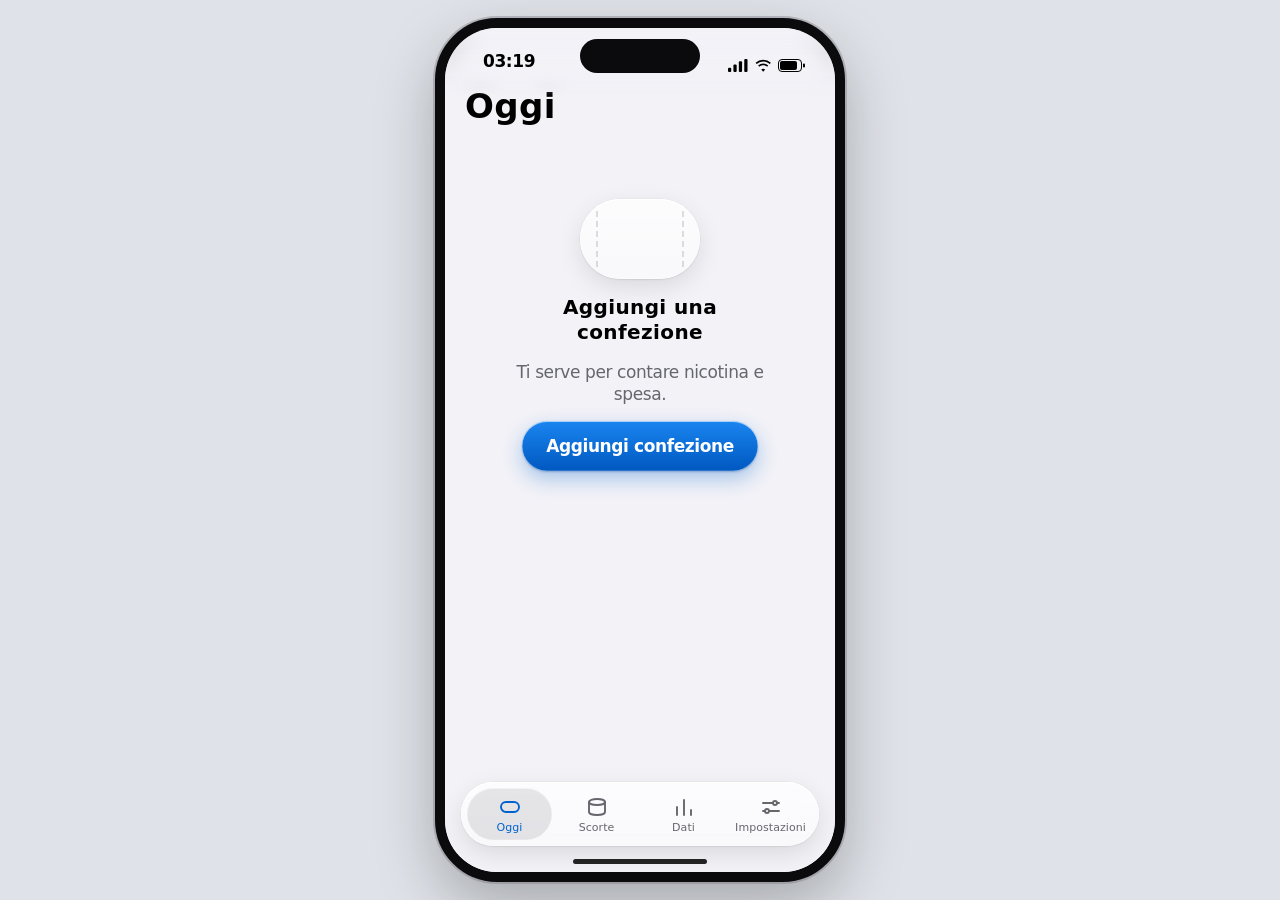
<file: index.html>
<!DOCTYPE html>
<html lang="it">
<head>
<meta charset="utf-8">
<meta name="viewport" content="width=device-width,initial-scale=1,maximum-scale=1,user-scalable=no,viewport-fit=cover">
<title>Snus Tracker</title>
<meta name="description" content="Tieni il conto di bustine, nicotina e spesa.">
<meta name="theme-color" content="#f2f2f7">
<meta name="apple-mobile-web-app-capable" content="yes">
<meta name="mobile-web-app-capable" content="yes">
<meta name="apple-mobile-web-app-status-bar-style" content="black-translucent">
<meta name="apple-mobile-web-app-title" content="Snus Tracker">
<meta name="format-detection" content="telephone=no">
<link rel="manifest" href="manifest.webmanifest">
<link rel="icon" href="icons/icon-192.png" type="image/png">
<link rel="apple-touch-icon" href="icons/icon-180.png">
<style>
/* Snus Tracker — prototipo in stile iOS con Liquid Glass.
   Il vetro (sfocatura + riflesso) è riservato a controlli e navigazione; i contenuti stanno su superfici piene, come nelle app di sistema. */
:root{
  --bg:#f2f2f7;--surface:#ffffff;--ink:#000000;--ink-muted:#66666d;--sep:rgba(60,60,67,.16);--fill:rgba(120,120,128,.16);
  --tint:#007aff;--tint-text:#0062cc;--tint-soft:rgba(0,122,255,.12);
  --c-wait:#007aff;--c-active:#d35f00;--c-ready:#34c759;--on-ready:#0a2a12;
  --alert:#d70015;--alert-soft:rgba(215,0,21,.10);
  --data:#007aff;--scrim:rgba(0,0,0,.28);
  --glass-a:rgba(255,255,255,.80);--glass-b:rgba(255,255,255,.52);
  --glass-edge:inset 0 0 0 .5px rgba(255,255,255,.7),inset 0 1px 0 rgba(255,255,255,.95);
  --glass-shadow:0 0 0 .5px rgba(0,0,0,.06),0 1px 2px rgba(0,0,0,.06),0 8px 24px rgba(0,0,0,.10);
  --glass-strong-a:rgba(255,255,255,.86);--glass-strong-b:rgba(255,255,255,.70);
  --lens:rgba(120,120,128,.18);
  --stage:#dfe2e8;--bezel:#0b0b0e;
  --space-1:4px;--space-2:8px;--space-3:12px;--space-4:16px;--space-5:24px;--space-6:32px;--space-7:48px;
  --touch-min:44px;--control-height:50px;
  --font-sans:-apple-system,BlinkMacSystemFont,"SF Pro Text","SF Pro Display",system-ui,"Helvetica Neue",Arial,sans-serif;
  --status:54px;--tab-bottom:26px;--tabspace:112px;
  color-scheme:light;
}
@media (prefers-color-scheme: dark){
  :root:not([data-theme="light"]){
    --bg:#000000;--surface:#1c1c1e;--ink:#ffffff;--ink-muted:#a1a1a8;--sep:rgba(84,84,88,.6);--fill:rgba(120,120,128,.32);
    --tint:#0a84ff;--tint-text:#409cff;--tint-soft:rgba(10,132,255,.22);
    --c-wait:#0a84ff;--c-active:#ff9f0a;--c-ready:#30d158;--on-ready:#06210d;
    --alert:#ff6961;--alert-soft:rgba(255,105,97,.16);
    --data:#0a84ff;--scrim:rgba(0,0,0,.5);
    --glass-a:rgba(120,120,128,.40);--glass-b:rgba(70,70,76,.34);
    --glass-edge:inset 0 0 0 .5px rgba(255,255,255,.20),inset 0 1px 0 rgba(255,255,255,.30);
    --glass-shadow:0 0 0 .5px rgba(0,0,0,.4),0 8px 24px rgba(0,0,0,.5);
    --glass-strong-a:rgba(60,60,64,.82);--glass-strong-b:rgba(44,44,48,.74);
    --lens:rgba(255,255,255,.16);
    --stage:#0a0a0d;
    color-scheme:dark;
  }
}
:root[data-theme="dark"]{
  --bg:#000000;--surface:#1c1c1e;--ink:#ffffff;--ink-muted:#a1a1a8;--sep:rgba(84,84,88,.6);--fill:rgba(120,120,128,.32);
  --tint:#0a84ff;--tint-text:#409cff;--tint-soft:rgba(10,132,255,.22);
  --c-wait:#0a84ff;--c-active:#ff9f0a;--c-ready:#30d158;--on-ready:#06210d;
  --alert:#ff6961;--alert-soft:rgba(255,105,97,.16);
  --data:#0a84ff;--scrim:rgba(0,0,0,.5);
  --glass-a:rgba(120,120,128,.40);--glass-b:rgba(70,70,76,.34);
  --glass-edge:inset 0 0 0 .5px rgba(255,255,255,.20),inset 0 1px 0 rgba(255,255,255,.30);
  --glass-shadow:0 0 0 .5px rgba(0,0,0,.4),0 8px 24px rgba(0,0,0,.5);
  --glass-strong-a:rgba(60,60,64,.82);--glass-strong-b:rgba(44,44,48,.74);
  --lens:rgba(255,255,255,.16);
  --stage:#0a0a0d;
  color-scheme:dark;
}
*,*::before,*::after{box-sizing:border-box}
html,body{height:100%}
body{margin:0;background:var(--stage);color:var(--ink);font-family:var(--font-sans);-webkit-font-smoothing:antialiased;overflow:hidden}
button{font-family:inherit;color:inherit}
h1,h2,h3,p,ul{margin:0}
ul{padding:0;list-style:none}
:focus-visible{outline:3px solid var(--tint);outline-offset:2px}
.num,.text-timer,.text-figure{font-variant-numeric:tabular-nums}
.muted{color:var(--ink-muted)}

/* tipografia (stili di testo iOS) */
.large-title{font-size:34px;line-height:41px;font-weight:700;letter-spacing:.37px}
.unit{font-size:.55em;font-weight:600;color:var(--ink-muted);letter-spacing:0}
.ds-tile .text-title{white-space:nowrap}
.text-title{font-size:28px;line-height:34px;font-weight:700;letter-spacing:.36px}
.text-heading{font-size:20px;line-height:25px;font-weight:600;letter-spacing:.38px}
.text-body{font-size:17px;line-height:22px;font-weight:400;letter-spacing:-.4px}
.text-body-strong{font-size:17px;line-height:22px;font-weight:600;letter-spacing:-.4px}
.text-button{font-size:17px;line-height:22px;font-weight:600;letter-spacing:-.4px}
.text-detail{font-size:15px;line-height:20px;font-weight:400;letter-spacing:-.24px}
.text-label{font-size:13px;line-height:18px;font-weight:400;letter-spacing:-.08px}
.text-timer{font-size:64px;line-height:68px;font-weight:300;letter-spacing:-1px}
.ds-icon{width:24px;height:24px;fill:none;stroke:currentColor;stroke-width:1.9;stroke-linecap:round;stroke-linejoin:round;flex:none}

/* vetro: sfocatura dello sfondo, riflesso sul bordo e ombra morbida */
.ds-button--secondary,.ds-button--danger,.ds-tabbar,.ds-stepper button,.toast,.ds-notif,.ds-sheet{
  background:linear-gradient(180deg,var(--glass-a),var(--glass-b));
  -webkit-backdrop-filter:blur(22px) saturate(180%);backdrop-filter:blur(22px) saturate(180%);
  box-shadow:var(--glass-edge),var(--glass-shadow);
}

/* scena e cornice */
.stage{height:100%;display:flex;align-items:center;justify-content:center;gap:48px;padding-block:16px;padding-left:max(16px,env(safe-area-inset-left,0px));padding-right:max(16px,env(safe-area-inset-right,0px))}
.fit{width:calc(410px * var(--fit,1));height:calc(864px * var(--fit,1));flex:none}
.device{position:relative;width:410px;height:864px;border:10px solid var(--bezel);border-radius:62px;background:var(--bezel);transform:scale(var(--fit,1));transform-origin:top left;box-shadow:0 0 0 2px rgba(120,120,128,.4),0 24px 60px rgba(0,0,0,.25)}
.island{position:absolute;top:11px;left:50%;width:120px;height:34px;margin-left:-60px;border-radius:999px;background:var(--bezel);z-index:8}
.screen{position:relative;width:100%;height:100%;border-radius:52px;overflow:hidden;background:var(--bg)}
.scene{position:absolute;inset:0;z-index:0;pointer-events:none;overflow:hidden}
.scene svg{display:block;width:100%;height:100%}
:root[data-theme="dark"] .scene svg{filter:brightness(.62) saturate(.9)}
@media (prefers-color-scheme: dark){:root:not([data-theme="light"]) .scene svg{filter:brightness(.62) saturate(.9)}}
#screen[data-scene="0"] .scene{display:none}
#screen[data-scene="1"]{background:linear-gradient(180deg,var(--s-bg),var(--s-bg2))}
#screen[data-scene="1"] .tabfade{display:none}
#screen{--s-bg:var(--sl-bg);--s-bg2:var(--sl-bg2);--s-lid:var(--sl-lid);--s-lidhi:var(--sl-lidhi);--s-wall:var(--sl-wall);--s-wallhi:var(--sl-wallhi);--s-edge:var(--sl-edge);--s-ink:var(--sl-ink);--s-pouch:var(--sl-pouch);--s-pouchlo:var(--sl-pouchlo);--s-shadow:var(--sl-shadow);--s-fx1:var(--sl-fx1);--s-fx2:var(--sl-fx2);--s-fx3:var(--sl-fx3);--s-fx4:var(--sl-fx4)}
:root[data-theme="dark"] #screen{--s-bg:var(--sd-bg);--s-bg2:var(--sd-bg2);--s-lid:var(--sd-lid);--s-lidhi:var(--sd-lidhi);--s-wall:var(--sd-wall);--s-wallhi:var(--sd-wallhi);--s-edge:var(--sd-edge);--s-ink:var(--sd-ink);--s-pouch:var(--sd-pouch);--s-pouchlo:var(--sd-pouchlo);--s-shadow:var(--sd-shadow);--s-fx1:var(--sd-fx1);--s-fx2:var(--sd-fx2);--s-fx3:var(--sd-fx3);--s-fx4:var(--sd-fx4)}
@media (prefers-color-scheme: dark){:root:not([data-theme="light"]) #screen{--s-bg:var(--sd-bg);--s-bg2:var(--sd-bg2);--s-lid:var(--sd-lid);--s-lidhi:var(--sd-lidhi);--s-wall:var(--sd-wall);--s-wallhi:var(--sd-wallhi);--s-edge:var(--sd-edge);--s-ink:var(--sd-ink);--s-pouch:var(--sd-pouch);--s-pouchlo:var(--sd-pouchlo);--s-shadow:var(--sd-shadow);--s-fx1:var(--sd-fx1);--s-fx2:var(--sd-fx2);--s-fx3:var(--sd-fx3);--s-fx4:var(--sd-fx4)}}
#screen[data-scene="1"] .oggi__count--pack{text-shadow:0 0 10px var(--s-bg),0 0 3px var(--s-bg)}
/* barra delle schede sopra lo sfondo illustrato: vetro più pieno e etichette scure */
#screen[data-scene="1"] .ds-tabbar{background:linear-gradient(180deg,var(--glass-strong-a),var(--glass-strong-b));-webkit-backdrop-filter:blur(30px) saturate(160%);backdrop-filter:blur(30px) saturate(160%)}
#screen[data-scene="1"] .ds-tab:not([aria-current="page"]){color:var(--ink);font-weight:600}
.status{position:absolute;top:0;left:0;right:0;height:var(--status);z-index:3;display:flex;align-items:flex-end;justify-content:space-between;padding:0 30px 10px 38px;color:var(--ink);pointer-events:none}
.status::before{content:"";position:absolute;inset:0 0 -14px 0;z-index:-1;background:linear-gradient(var(--bg),color-mix(in srgb,var(--bg) 70%,transparent) 65%,transparent);-webkit-backdrop-filter:blur(10px);backdrop-filter:blur(10px);-webkit-mask-image:linear-gradient(#000 70%,transparent);mask-image:linear-gradient(#000 70%,transparent)}
.status__icons{display:flex;gap:6px;align-items:center}
.status__icons svg{height:13px;width:auto;fill:currentColor}
.view{position:absolute;inset:0;overflow-y:auto;overscroll-behavior:contain;scrollbar-width:none;padding-top:var(--status);padding-bottom:var(--tabspace)}
.view::-webkit-scrollbar{display:none}
.home-ind{position:absolute;bottom:8px;left:50%;width:134px;height:5px;margin-left:-67px;border-radius:999px;background:var(--ink);opacity:.85;z-index:7;pointer-events:none}

/* pannello del prototipo (solo schermi larghi) */
.panel{width:300px;display:flex;flex-direction:column;gap:var(--space-5);color:var(--ink)}
.panel h2{font-size:20px;line-height:25px;font-weight:600}
.panel__group{display:flex;flex-direction:column;gap:var(--space-2)}
.panel__jumps{display:flex;gap:var(--space-2);flex-wrap:wrap}
.panel .ds-button{min-height:var(--touch-min);padding:0 var(--space-4)}

/* oggi */
.oggi{display:flex;flex-direction:column;min-height:100%;padding:var(--space-1) 20px var(--space-3);gap:var(--space-5)}
.oggi__pouch{display:flex;justify-content:center;align-items:center;flex:1;margin-top:0}
.packcan{position:relative;display:block;width:min(100%,288px);aspect-ratio:1;padding:0;border:0;background:none;cursor:pointer;-webkit-tap-highlight-color:transparent;color:var(--ink)}
.packcan svg{display:block;width:100%;height:100%;overflow:visible;transition:transform .18s ease}
.packcan:active svg{transform:scale(.97)}
.packcan:focus-visible{outline:3px solid var(--accent,#0a84ff);outline-offset:6px;border-radius:24px}
.packcan.is-new{animation:pk .5s ease-out}
.packcan__chev-unused{position:absolute;right:10px;bottom:14px;width:36px;height:36px;border-radius:50%;display:grid;place-items:center;background:color-mix(in srgb,var(--surface) 78%,transparent);-webkit-backdrop-filter:blur(14px);backdrop-filter:blur(14px);box-shadow:0 2px 10px rgba(0,0,0,.18),inset 0 0 0 .5px rgba(255,255,255,.6);color:var(--ink)}
.packcan__chev .ds-icon{width:18px;height:18px;transform:rotate(90deg)}
.oggi__info{display:flex;flex-direction:column;align-items:center;gap:0;text-align:center}
.oggi__actions{display:flex;flex-direction:column;align-items:center;gap:var(--space-3);margin-top:auto}
.oggi__actions .ds-button--block{width:100%}
.page__head .large-title{flex:none}
.oggi__count{display:inline-flex;align-items:center;gap:var(--space-1);min-height:var(--touch-min);padding:0 var(--space-3);border:0;border-radius:999px;background:transparent;color:var(--ink-muted);cursor:pointer;-webkit-tap-highlight-color:transparent}
.oggi__count:active{background:var(--fill)}
.mini{position:relative;flex:none;width:52px;height:52px;display:grid;place-items:center;padding:0;border:0;border-radius:50%;background:transparent;color:var(--ink);cursor:pointer;-webkit-tap-highlight-color:transparent}
.mini svg{position:absolute;inset:0;width:100%;height:100%}
.mini__track{fill:none;stroke:var(--fill);stroke-width:4}
.mini__arc{fill:none;stroke:var(--ink-muted);stroke-width:4;stroke-linecap:round}
.mini__n{position:relative;font-size:13px;line-height:16px;font-weight:600;letter-spacing:-.2px}
.mini__n--s{font-size:11px;letter-spacing:-.3px}
.mini:active{background:var(--fill)}
.oggi__count--pack{color:var(--ink)}
.oggi__count--pack .ds-icon{color:var(--ink-muted)}
.oggi__count--pack.is-new{animation:pk .5s ease-out}
@keyframes pk{from{opacity:0;transform:translateY(5px)}to{opacity:1;transform:none}}
.oggi__count .ds-icon{width:16px;height:16px}
.ds-stock{position:relative}
.ds-stock__main{padding-right:60px}
.ds-stock__more{position:absolute;top:var(--space-2);right:var(--space-2);width:44px;height:44px;display:grid;place-items:center;border:0;border-radius:50%;background:transparent;color:var(--ink-muted);cursor:pointer;-webkit-tap-highlight-color:transparent}
.ds-stock__more:active{background:var(--fill)}
.entries{list-style:none;margin:0 0 var(--space-2);padding:0;background:var(--surface);border-radius:18px;overflow:hidden}
.swipe{position:relative;overflow:hidden;border-top:.5px solid var(--sep)}
.swipe:first-child{border-top:0}
.swipe__row{position:relative;display:flex;align-items:center;gap:var(--space-3);min-height:56px;padding:0 var(--space-4);background:var(--surface);touch-action:pan-y;-webkit-user-select:none;user-select:none}
.swipe.sw .swipe__act,.swipe:focus-within .swipe__act{opacity:1}
.swipe:focus-within .swipe__row{transform:translateX(-88px);transition:transform .22s ease-out}
.swipe__act{opacity:0;position:absolute;top:0;right:0;bottom:0;width:88px;display:grid;place-items:center;border:0;background:#c8102e;color:#fff;cursor:pointer}
.entry__t{width:48px;flex:none;color:var(--ink-muted)}
.entry__n{flex:1;min-width:0;overflow:hidden;text-overflow:ellipsis;white-space:nowrap}
.entry__mg{flex:none}
.ds-list{background:var(--surface);border-radius:18px;overflow:hidden;margin-bottom:var(--space-2)}
.ds-list__row{display:flex;align-items:center;gap:var(--space-3);width:100%;min-height:64px;padding:var(--space-2) var(--space-4);border:0;background:transparent;color:var(--ink);text-align:left;cursor:pointer;-webkit-tap-highlight-color:transparent}
.ds-list__row + .ds-list__row{border-top:.5px solid var(--sep)}
.ds-list__row:active{background:var(--fill)}
.ds-list__text{flex:1;min-width:0;display:flex;flex-direction:column}
.ds-list__side{flex:none;color:var(--ink-muted)}
.ds-list__check{flex:none;width:24px;height:24px;color:var(--tint)}
.ds-list__check .ds-icon{stroke-width:2.6}
.ds-sheet .ds-list,.ds-sheet .entries{margin-left:calc(var(--space-3) * -1);margin-right:calc(var(--space-3) * -1)}
.oggi__count--pack .ds-icon{flex:none}
.ds-sheet__title + .ds-list{margin-top:var(--space-3)}
.ds-list__add{min-height:56px;color:var(--tint-text);justify-content:center}
.ds-sheet__grab{position:relative}
.ds-sheet__grab::before{content:"";position:absolute;inset:-14px -60px}
.ds-sheet__grab,.ds-sheet__title,.addpage__head{touch-action:none}
.addpage__grab{margin:0 auto}
.sheet-close{position:absolute;width:1px;height:1px;margin:-1px;padding:0;overflow:hidden;clip:rect(0 0 0 0);white-space:nowrap;border:0;background:transparent}
.sheet-close:focus{position:static;display:block;width:auto;height:auto;margin:var(--space-3) auto 0;padding:0 var(--space-5);min-height:var(--touch-min);clip:auto;overflow:visible;background:var(--fill);border-radius:999px;color:var(--tint-text);cursor:pointer}
.tabfade{position:absolute;left:0;right:0;bottom:0;height:calc(var(--tab-bottom) + 78px);background:linear-gradient(180deg,transparent,var(--bg) 70%);pointer-events:none;z-index:3}
.oggi__note{display:flex;flex-direction:column;align-items:center;gap:var(--space-2);text-align:center;color:var(--ink-muted)}

/* pagine */
.page{display:flex;flex-direction:column;gap:var(--space-4);padding:var(--space-1) 20px var(--space-4)}
.page__head{display:flex;align-items:center;justify-content:space-between;gap:var(--space-3);min-height:var(--touch-min)}
.page__list{display:flex;flex-direction:column;gap:var(--space-3)}

/* RingTimer */
.ds-ring{position:relative;width:min(100%,288px);aspect-ratio:1;color:var(--ink);--fill:var(--c-active)}
.ds-ring svg{display:block;width:100%;height:100%;overflow:visible}
.ds-ring--wait{--fill:var(--c-wait)}
.ds-ring--active{--fill:var(--c-active)}
.ds-ring--ready{--fill:var(--c-ready)}
.ds-ring__disc{fill:var(--surface);filter:drop-shadow(0 1px 1px rgba(0,0,0,.06)) drop-shadow(0 10px 22px rgba(0,0,0,.12))}
.ds-ring--ready .ds-ring__disc{fill:url(#gReady)}
.ds-ring__shine{fill:url(#gShine);opacity:var(--shine,.3);pointer-events:none}
:root[data-theme="dark"] .ds-ring{--shine:.1}
:root[data-theme="dark"] .ds-ring--wait,:root[data-theme="dark"] .ds-ring--active{--shine:0}
@media (prefers-color-scheme: dark){:root:not([data-theme="light"]) .ds-ring{--shine:.1}:root:not([data-theme="light"]) .ds-ring--wait,:root:not([data-theme="light"]) .ds-ring--active{--shine:0}}
.ds-ring__track{fill:none;stroke:var(--fill);stroke-opacity:.2;stroke-width:14}
.ds-ring__arc-o{display:none}
.ds-ring__arc{fill:none;stroke:var(--fill);stroke-width:14;stroke-linecap:round}
.ds-ring__content{position:absolute;inset:0;display:flex;flex-direction:column;align-items:center;justify-content:center;gap:var(--space-1);text-align:center;color:var(--ink)}
.ds-ring__content [data-l]{color:var(--ink-muted)}
.ds-ring--ready .ds-ring__content{color:var(--on-ready)}
.ds-ring--ready .ds-ring__content [data-l]{color:var(--on-ready)}
.ds-ring .text-timer{font-size:56px;line-height:60px}
.ds-ring--ready .text-timer{font-weight:600;letter-spacing:-.5px}

/* capsula vuota (stati vuoti) */
.ds-pouch{--level:0;position:relative;width:120px;aspect-ratio:3 / 2;border-radius:40px;background:linear-gradient(180deg,var(--glass-a),var(--glass-b));box-shadow:var(--glass-edge),var(--glass-shadow);overflow:hidden}
.ds-pouch__seam{position:absolute;top:var(--space-3);bottom:var(--space-3);width:0;border-left:2px dashed var(--sep)}
.ds-pouch__seam--l{left:var(--space-4)}
.ds-pouch__seam--r{right:var(--space-4)}

/* pulsanti: capsule. Primario = vetro colorato, secondario = vetro neutro, annulla = vetro con testo rosso */
.ds-button{display:inline-flex;align-items:center;justify-content:center;gap:var(--space-2);min-height:var(--control-height);min-width:var(--touch-min);padding:0 var(--space-5);border:0;border-radius:999px;cursor:pointer;-webkit-tap-highlight-color:transparent;transition:transform .15s,filter .15s}
.ds-button--primary{color:#fff;background:linear-gradient(180deg,#1a85f0,#0058c0);box-shadow:inset 0 0 0 .5px rgba(255,255,255,.35),inset 0 1px 0 rgba(255,255,255,.55),0 1px 2px rgba(0,60,140,.3),0 8px 20px rgba(0,98,204,.32)}
.ds-button--secondary{color:var(--tint-text)}
.ds-button--danger{color:var(--alert)}
.ds-button--quiet{background:transparent;color:var(--tint-text);padding:0 var(--space-3);min-height:var(--touch-min)}
.ds-button--block{display:flex;width:100%}
.ds-button--pill{min-height:var(--touch-min);padding:0 var(--space-4)}
.ds-button--pill:has(.ds-icon){padding-left:var(--space-3)}
.ds-button--pill .ds-icon{width:20px;height:20px;stroke-width:2.4}
.ds-button:active{transform:scale(.97);filter:brightness(.96)}
.ds-button:disabled{cursor:not-allowed;opacity:.45;transform:none}
.field-row{display:flex;align-items:center;justify-content:space-between;gap:var(--space-3)}

/* barra delle schede: capsula di vetro fluttuante, la scheda attiva ha una "lente" */
.ds-tabbar{position:absolute;left:16px;right:16px;bottom:var(--tab-bottom);z-index:4;display:flex;gap:2px;padding:6px;border-radius:999px}
.ds-tab{flex:1;display:flex;flex-direction:column;align-items:center;justify-content:center;gap:2px;min-height:52px;padding:4px 0;border:0;border-radius:999px;background:transparent;color:var(--ink-muted);cursor:pointer;-webkit-tap-highlight-color:transparent;font-size:11px;line-height:13px;font-weight:500;letter-spacing:.06px}
.ds-tab{position:relative}
.ds-tab__dot{position:absolute;top:7px;left:calc(50% + 10px);width:9px;height:9px;border-radius:50%;background:var(--tint);box-shadow:0 0 0 2px var(--bg)}
.ds-tab[aria-current="page"]{color:var(--tint-text);background:var(--lens);box-shadow:inset 0 0 0 .5px rgba(255,255,255,.35),inset 0 1px 0 rgba(255,255,255,.4)}

/* liste raggruppate */
.ds-ledger,.set-list,.form-group{background:var(--surface);border-radius:22px;overflow:hidden}
.ds-ledger__row{display:grid;grid-template-columns:1fr auto;gap:var(--space-1) var(--space-4);align-items:baseline;padding:var(--space-3) var(--space-4);border-top:.5px solid var(--sep)}
.ds-ledger__row:first-child{border-top:0}
.ds-ledger__value{text-align:right;font-variant-numeric:tabular-nums}
.ds-ledger__note{grid-column:1 / -1;color:var(--ink-muted)}
.ds-ledger__bar{grid-column:1 / -1;height:6px;border-radius:999px;background:var(--fill);overflow:hidden}
.ds-ledger__bar > span{display:block;height:100%;width:calc(var(--share) * 100%);background:var(--tint);border-radius:999px}
.set-row{display:flex;align-items:center;justify-content:space-between;gap:var(--space-4);padding:var(--space-3) var(--space-4);border-top:.5px solid var(--sep);min-height:var(--control-height)}
.set-row:first-child{border-top:0}
.set-row__text{display:flex;flex-direction:column;gap:2px;min-width:0}
.set-row--stack{flex-direction:column;align-items:stretch}

/* PackRow (scelta della confezione) */
.ds-pack{display:grid;grid-template-columns:1fr auto;gap:var(--space-1) var(--space-4);align-items:center;width:100%;min-height:var(--control-height);padding:var(--space-3) var(--space-4);background:var(--surface);border:0;border-radius:18px;color:var(--ink);text-align:left;cursor:pointer;box-shadow:inset 0 0 0 .5px var(--sep)}
.ds-pack[aria-checked="true"]{box-shadow:inset 0 0 0 2px var(--tint)}
.ds-pack__meta{grid-column:1;color:var(--ink-muted)}
.ds-pack__left{grid-column:2;grid-row:1 / span 2;text-align:right}
.ds-pack__left small{display:block;color:var(--ink-muted)}
.ds-pack__badge{grid-column:1;display:inline-flex;align-items:center;gap:var(--space-1);justify-self:start;padding:0 var(--space-3) 0 var(--space-2);min-height:22px;border-radius:999px;background:var(--tint-soft);color:var(--tint-text);font-weight:600}
.ds-pack__badge .ds-icon{width:14px;height:14px;stroke-width:2.8}

/* StockCard */
.ds-stock{background:var(--surface);border-radius:22px;color:var(--ink);box-shadow:inset 0 0 0 .5px var(--sep)}
.ds-stock[data-use="true"]{box-shadow:inset 0 0 0 2px var(--tint)}
.ds-stock--empty{opacity:.8}
.ds-stock__main{display:grid;gap:var(--space-1);width:100%;padding:var(--space-3) var(--space-4);border:0;background:transparent;color:inherit;text-align:left;cursor:pointer;border-radius:22px 22px 0 0}
.ds-stock__main:disabled{cursor:default}
.ds-stock--empty .ds-stock__main{color:var(--ink-muted)}
.ds-stock__meta{color:var(--ink-muted)}
.ds-stock__adj{display:flex;align-items:center;justify-content:space-between;gap:var(--space-3);padding:var(--space-2) var(--space-4) var(--space-3);border-top:.5px solid var(--sep)}

/* PresetCard */
.presets{display:grid;grid-template-columns:1fr 1fr;gap:var(--space-2)}
.ds-preset{display:flex;flex-direction:column;align-items:flex-start;gap:2px;min-width:0;padding:var(--space-3);background:var(--surface);border:0;border-radius:18px;color:var(--ink);text-align:left;cursor:pointer;box-shadow:inset 0 0 0 .5px var(--sep)}
.ds-preset[aria-checked="true"]{box-shadow:inset 0 0 0 2px var(--tint)}
.ds-preset__tag{color:var(--tint-text);font-weight:600}

/* moduli */
.form-item + .form-item{border-top:.5px solid var(--sep)}
.form-row{display:flex;align-items:center;justify-content:space-between;gap:var(--space-3);min-height:var(--control-height);padding:var(--space-2) var(--space-4)}
.form-row > label{flex:none}
.form-row > span{flex:1;min-width:0}
.form-input{flex:1;min-width:0;border:0;background:transparent;color:var(--ink);font:inherit;text-align:right;padding:var(--space-2) 0}
.form-input::placeholder{color:var(--ink-muted);opacity:.85}
.form-input:focus{outline:none}
.form-item:focus-within{background:var(--tint-soft)}
.form-foot{color:var(--ink-muted);padding:0 var(--space-4);margin-top:calc(var(--space-2) * -1)}
.ds-field__error{display:flex;align-items:flex-start;gap:var(--space-2);color:var(--alert);padding:0 var(--space-4) var(--space-3)}
.ds-field__error .ds-icon{width:18px;height:18px}
.is-error .form-row > label{color:var(--alert)}
.ds-field{display:flex;flex-direction:column;gap:var(--space-2)}
.form-sec-title{color:var(--ink-muted);padding:0 var(--space-4)}

/* controllo segmentato */
.ds-segmented{display:flex;gap:2px;padding:3px;border-radius:999px;background:var(--fill)}
.ds-segmented__opt{flex:1;min-height:34px;padding:0 var(--space-3);border:0;border-radius:999px;background:transparent;color:var(--ink);font:inherit;cursor:pointer;display:inline-flex;align-items:center;justify-content:center;gap:var(--space-2)}
.ds-segmented--sm .ds-segmented__opt{min-height:38px}
.ds-segmented__opt[aria-checked="true"]{background:var(--surface);font-weight:600;box-shadow:0 0 0 .5px rgba(0,0,0,.06),0 2px 6px rgba(0,0,0,.14)}
:root[data-theme="dark"] .ds-segmented__opt[aria-checked="true"]{background:#636366}
@media (prefers-color-scheme: dark){:root:not([data-theme="light"]) .ds-segmented__opt[aria-checked="true"]{background:#636366}}
.dash-seg{width:176px;flex:none}

/* stepper (− n +) */
.ds-stepper{display:inline-flex;align-items:center;gap:var(--space-2);flex:none}
.ds-stepper button{width:var(--touch-min);height:var(--touch-min);display:grid;place-items:center;border:0;border-radius:50%;color:var(--tint-text);cursor:pointer;padding:0;-webkit-tap-highlight-color:transparent}
.ds-stepper button:active{transform:scale(.94)}
.ds-stepper button:disabled{opacity:.4;cursor:not-allowed}
.ds-stepper output{min-width:44px;text-align:center}

/* interruttore iOS */
.ds-switch{position:relative;width:51px;height:31px;flex:none;padding:0;border:0;border-radius:999px;background:var(--fill);cursor:pointer;transition:background .2s}
.ds-switch::before{content:"";position:absolute;inset:-8px -4px}
.ds-switch::after{content:"";position:absolute;top:2px;left:2px;width:27px;height:27px;border-radius:50%;background:#fff;box-shadow:0 2px 4px rgba(0,0,0,.25);transition:transform .2s}
.ds-switch[aria-checked="true"]{background:var(--c-ready)}
.ds-switch[aria-checked="true"]::after{transform:translateX(20px)}

/* dashboard */
.tiles{display:grid;grid-template-columns:1fr 1fr;gap:var(--space-3)}
.ds-tile{display:flex;flex-direction:column;align-items:flex-start;gap:2px;min-width:0;padding:var(--space-3) var(--space-4);background:var(--surface);border:0;border-radius:22px;color:var(--ink);text-align:left;cursor:pointer;box-shadow:inset 0 0 0 .5px var(--sep)}
.ds-tile[aria-checked="true"]{box-shadow:inset 0 0 0 2px var(--tint)}
.ds-tile__label,.ds-tile__sub{color:var(--ink-muted)}
.ds-tile__label{font-weight:600}
.ds-chart{display:flex;flex-direction:column;gap:var(--space-2);padding:var(--space-4);background:var(--surface);border-radius:22px}
.ds-chart__head{display:flex;align-items:baseline;justify-content:space-between;gap:var(--space-3)}
.ds-chart__body{display:flex;gap:var(--space-2);margin-top:var(--space-3)}
.ds-chart__axis{position:relative;flex:none;width:40px;height:160px;color:var(--ink-muted)}
.ds-chart__axis span{position:absolute;right:0;transform:translateY(-50%);white-space:nowrap}
.ds-chart__main{flex:1;min-width:0}
.ds-chart__plot{position:relative;height:160px;border-bottom:.5px solid var(--ink-muted);touch-action:pan-y;cursor:pointer;-webkit-user-select:none;user-select:none}
.ds-chart__grid{position:absolute;left:0;right:0;height:0;border-top:.5px dashed var(--sep);pointer-events:none}
.ds-chart__goal{position:absolute;left:0;right:0;height:0;border-top:1.5px dashed var(--ink-muted);pointer-events:none;z-index:1}
.ds-chart__goal span{position:absolute;right:0;bottom:2px;padding:0 var(--space-1);background:var(--surface);color:var(--ink-muted)}
.ds-chart__bars{position:absolute;inset:0;display:flex;align-items:flex-end;gap:2px}
.ds-chart--tot .ds-chart__bars{gap:var(--space-3)}
.ds-chart__bar{flex:1;min-width:0;height:0;background:var(--data);border-radius:3px 3px 0 0;opacity:.72}
.ds-chart--tot .ds-chart__bar{border-radius:7px 7px 0 0}
.ds-chart__bar.is-sel{opacity:1}
.ds-chart__x{position:relative;height:20px;margin-top:var(--space-1);color:var(--ink-muted)}
.ds-chart__x span{position:absolute;top:0;transform:translateX(-50%);white-space:nowrap}

/* fogli (vetro) */
.overlay{position:absolute;inset:0;z-index:6}
.ds-scrim{position:absolute;inset:0;display:flex;align-items:flex-end;justify-content:center;background:var(--scrim)}
.ds-sheet{width:calc(100% - 16px);margin:0 8px 8px;padding:var(--space-3) var(--space-5) var(--space-5);background:linear-gradient(180deg,var(--glass-strong-a),var(--glass-strong-b));-webkit-backdrop-filter:blur(40px) saturate(180%);backdrop-filter:blur(40px) saturate(180%);border-radius:38px;color:var(--ink);max-height:92%;overflow:auto}
.ds-sheet__grab{width:36px;height:5px;margin:0 auto var(--space-4);border-radius:999px;background:var(--fill)}
.ds-sheet__title{margin:0 0 var(--space-2)}
.ds-sheet__title:focus{outline:none}
.ds-sheet__body{margin:0 0 var(--space-5);color:var(--ink-muted)}
.ds-sheet__actions{display:flex;flex-direction:column;gap:var(--space-3)}
.ds-sheet__list{display:flex;flex-direction:column;gap:var(--space-3);margin-bottom:var(--space-4)}
.ds-sheet .ds-button--secondary{background:var(--fill);box-shadow:none;-webkit-backdrop-filter:none;backdrop-filter:none}
.addpage{position:absolute;left:0;right:0;bottom:0;top:calc(var(--status) + 6px);background:var(--bg);overflow:auto;z-index:6;display:flex;flex-direction:column;gap:var(--space-4);padding:var(--space-4) 20px var(--space-6);border-radius:38px 38px 0 0;box-shadow:0 -8px 30px rgba(0,0,0,.18)}
.addpage > *{flex:none}
.addpage__head{display:flex;align-items:center;justify-content:center}
.addpage__head h2:focus{outline:none}

/* notifica e avviso (vetro) */
.banner-slot{position:absolute;left:10px;right:10px;top:calc(var(--status) + 6px);z-index:9;pointer-events:none}
.ds-notif{display:grid;grid-template-columns:auto 1fr auto;gap:var(--space-3);align-items:start;padding:var(--space-3) var(--space-4);border-radius:28px;color:var(--ink);pointer-events:auto;cursor:pointer;animation:drop .3s cubic-bezier(.2,.9,.3,1.1);-webkit-backdrop-filter:blur(30px) saturate(180%);backdrop-filter:blur(30px) saturate(180%)}
.ds-notif__icon{display:grid;place-items:center;width:40px;height:40px;border-radius:10px;background:linear-gradient(180deg,#5fe27f,#2fb454);color:#0a2a12}
.ds-notif__body{color:var(--ink-muted)}
@keyframes drop{from{transform:translateY(-24px) scale(.96);opacity:0}to{transform:none;opacity:1}}
.toast{position:absolute;left:50%;bottom:calc(var(--tabspace) + 8px);transform:translateX(-50%);z-index:9;padding:var(--space-3) var(--space-5);border-radius:999px;color:var(--ink);white-space:nowrap;pointer-events:none}

/* stati vuoti */
.ds-empty{display:flex;flex-direction:column;align-items:center;gap:var(--space-4);max-width:320px;margin:0 auto;padding:var(--space-7) var(--space-5);text-align:center}

@media (prefers-reduced-motion: reduce){
  .ds-button,.ds-switch,.ds-switch::after,.ds-notif,.oggi__count--pack{transition:none;animation:none}
  .ds-button:active,.ds-stepper button:active{transform:none}
}
@media (max-width:480px), (pointer:coarse){
  :root{--status:0px;--tab-bottom:12px;--tabspace:92px}
  .stage{padding:0;gap:0;display:block}
  .fit{width:100%;height:100%}
  .device{width:100%;height:100%;border:0;border-radius:0;background:transparent;transform:none;box-shadow:none}
  .island,.status,.home-ind,.panel{display:none}
  .screen{border-radius:0}
  .addpage{top:12px}
}
@media (min-width:481px) and (max-width:899px){.panel{display:none}}
/* vetro opaco con «Aumenta contrasto» (Safari non espone «Riduci trasparenza»): stessa forma, nessuna trasparenza */
@media (prefers-contrast: more){
  :is(.ds-button--secondary,.ds-button--danger,.ds-tabbar,.ds-stepper button,.toast,.ds-notif,.ds-sheet,.ds-pouch),#screen[data-scene="1"] .ds-tabbar{background:var(--surface);-webkit-backdrop-filter:none;backdrop-filter:none;box-shadow:inset 0 0 0 1px var(--ink-muted)}
  .ds-sheet .ds-button--secondary{background:var(--fill);box-shadow:none}
}

/* ---------- app installata ---------- */
.panel{display:none!important}
html,body{overscroll-behavior:none}
@media (max-width:480px), (pointer:coarse){
  :root{--status:env(safe-area-inset-top,0px);--tab-bottom:max(12px,calc(env(safe-area-inset-bottom,0px) - 6px));--tabspace:calc(84px + var(--tab-bottom))}
  body{background:var(--bg)}
  .status{display:flex;height:var(--status);padding:0}
  .status > *{display:none}
  .addpage{top:calc(env(safe-area-inset-top,0px) + 10px);padding-bottom:calc(var(--space-6) + env(safe-area-inset-bottom,0px))}
  .ds-sheet{margin-bottom:max(8px,env(safe-area-inset-bottom,0px))}
  .banner-slot{top:calc(env(safe-area-inset-top,0px) + 6px)}
}
/* iPhone installata: l'altezza al 100% esclude la barra di stato, quindi la scena si aggancia ai bordi reali dello schermo */
@media (max-width:480px), (pointer:coarse){
  html,body{height:var(--app-h,100%);overflow:hidden}
  .stage{position:absolute;top:0;left:0;right:0;height:var(--app-h,100%)}
  #screen[data-scene="1"] .status::before{background:linear-gradient(var(--s-bg),transparent)}
  .status::before{inset:0;-webkit-backdrop-filter:none;backdrop-filter:none;background:linear-gradient(var(--bg) 60%,transparent);-webkit-mask-image:none;mask-image:none}
}
/* niente zoom con il doppio tocco: si comporta come un'app */
html,body,*{touch-action:manipulation}
.swipe__row{touch-action:pan-y}
.ds-sheet__grab,.ds-sheet__title,.addpage__head{touch-action:none}

</style>
</head>
<body>
<div class="stage">
  <div class="fit">
    <div class="device">
      <div class="island"></div>
      <div class="screen" id="screen" data-tab="oggi" data-phase="ready">
        <div class="scene" id="scene" aria-hidden="true"></div>
        <div class="status text-body-strong" aria-hidden="true">
          <span id="clock">20:43</span>
          <span class="status__icons">
            <svg viewBox="0 0 18 12"><rect x="0" y="8" width="3" height="4" rx="1"/><rect x="5" y="5" width="3" height="7" rx="1"/><rect x="10" y="2" width="3" height="10" rx="1"/><rect x="15" y="0" width="3" height="12" rx="1"/></svg>
            <svg viewBox="0 0 17 12"><path d="M8.5 2.3c2.3 0 4.4.9 6 2.4l1.1-1.2A10.3 10.3 0 0 0 8.5.6 10.3 10.3 0 0 0 1.4 3.5l1.1 1.2a8.6 8.6 0 0 1 6-2.4zm0 3.4c1.4 0 2.6.5 3.6 1.4l1.1-1.2a7.1 7.1 0 0 0-9.4 0l1.1 1.2c1-.9 2.2-1.4 3.6-1.4zm0 3.3c.7 0 1.3.3 1.8.7L8.5 11.7 6.7 9.700c.5-.4 1.100-.7 1.800-.7z"/></svg>
            <svg viewBox="0 0 27 13"><rect x=".5" y=".5" width="23" height="12" rx="3.5" fill="none" stroke="currentColor"/><rect x="2" y="2" width="17" height="9" rx="2"/><rect x="25" y="4.5" width="2" height="4" rx="1"/></svg>
          </span>
        </div>
        <main class="view" id="view"></main>
        <div class="tabfade" aria-hidden="true"></div>
        <nav class="ds-tabbar" id="tabs" aria-label="Sezioni"></nav>
        <div class="overlay" id="overlay" hidden></div>
        <div class="banner-slot" id="banner" aria-live="polite"></div>
        <div class="toast text-body-strong" id="toast" role="status" hidden></div>
      </div>
      <div class="home-ind"></div>
    </div>
  </div>
</div>

<script src="config.js?v=1.1.0"></script>
<script src="app.js?v=1.1.0"></script>
</body>
</html>
</file>
